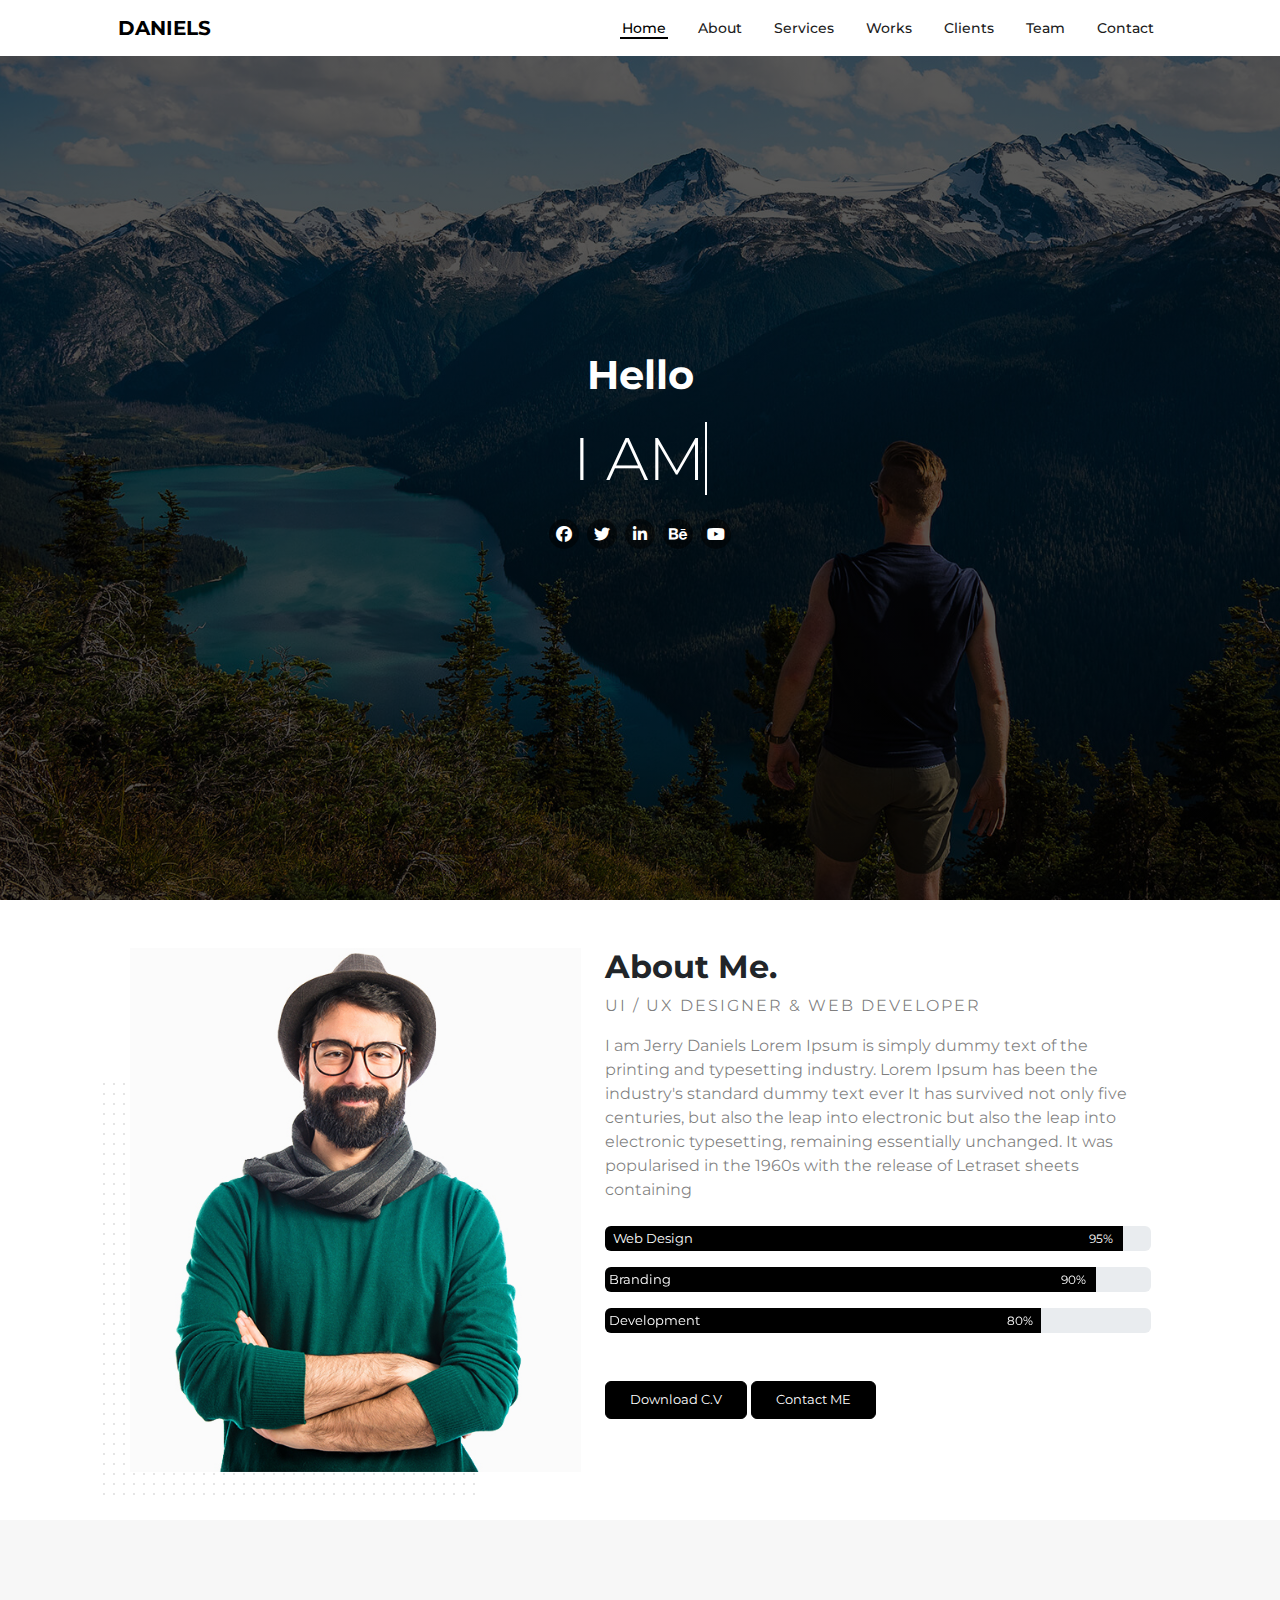
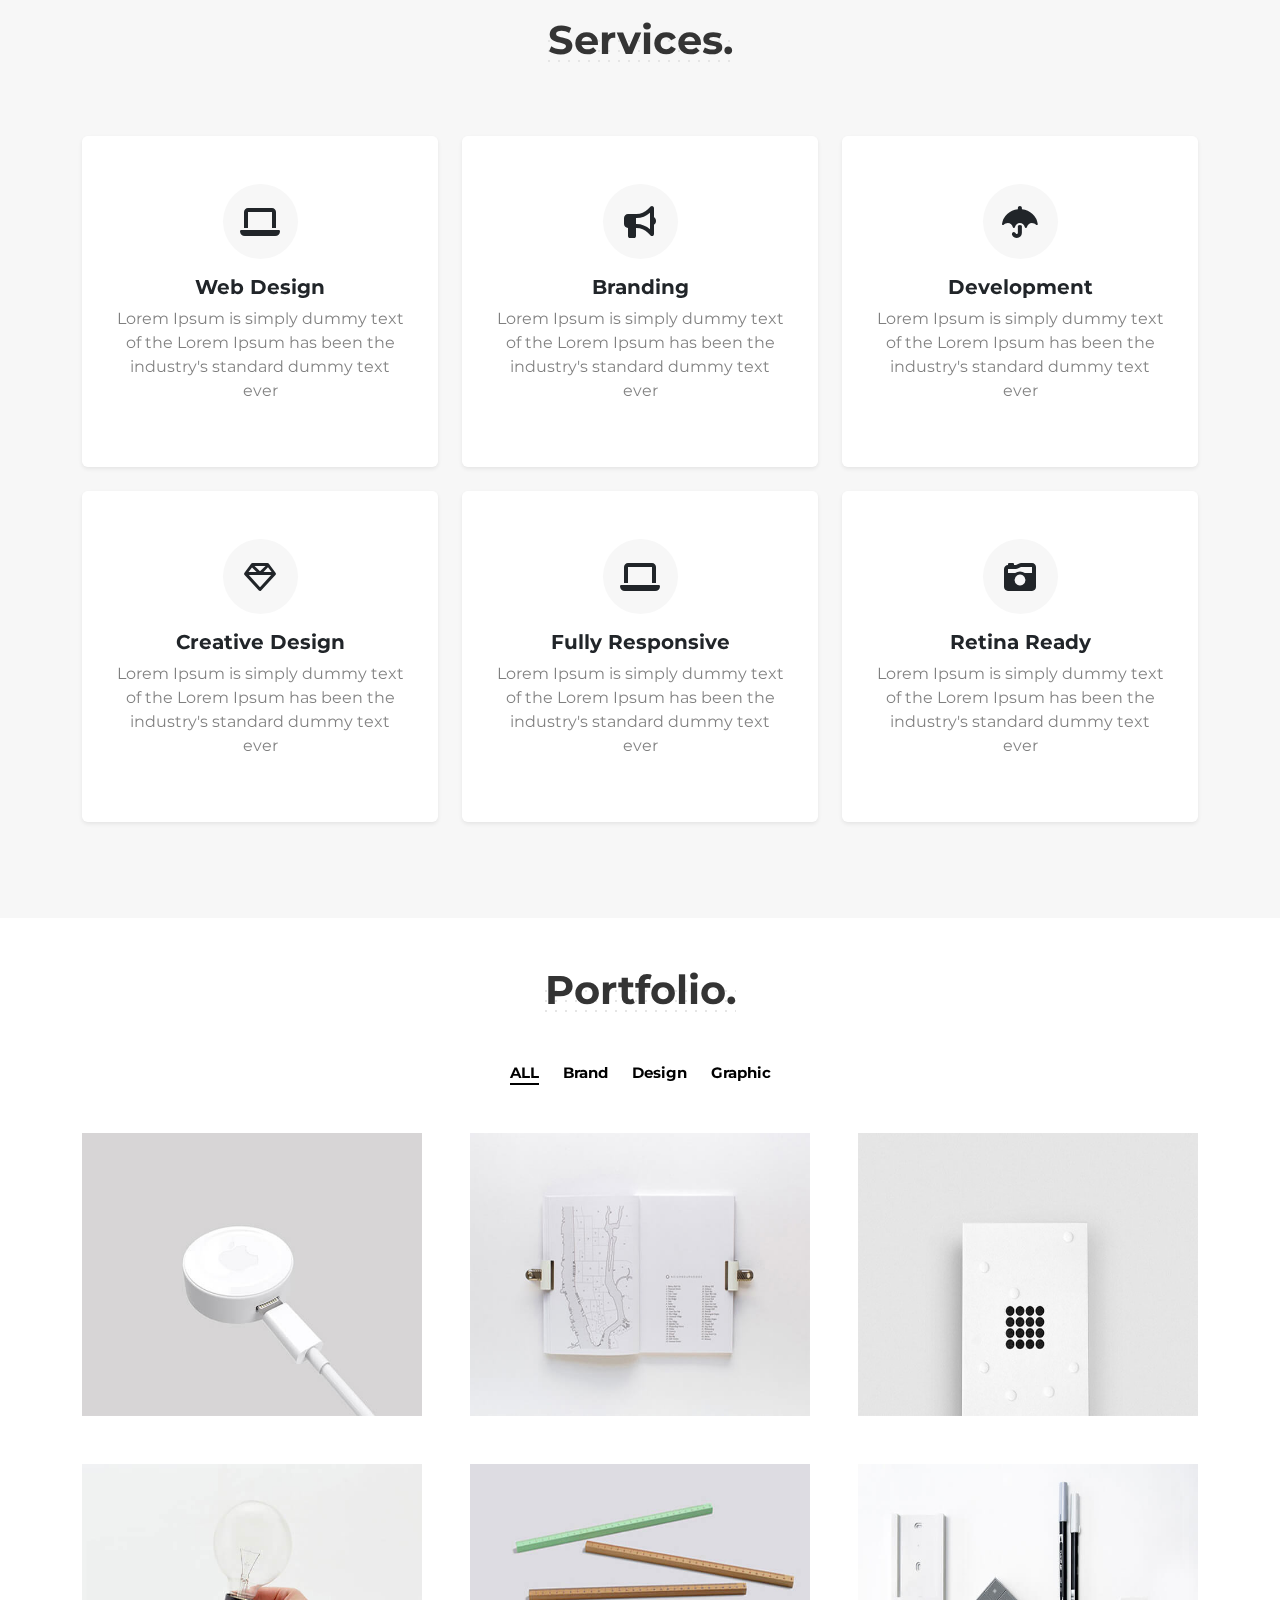
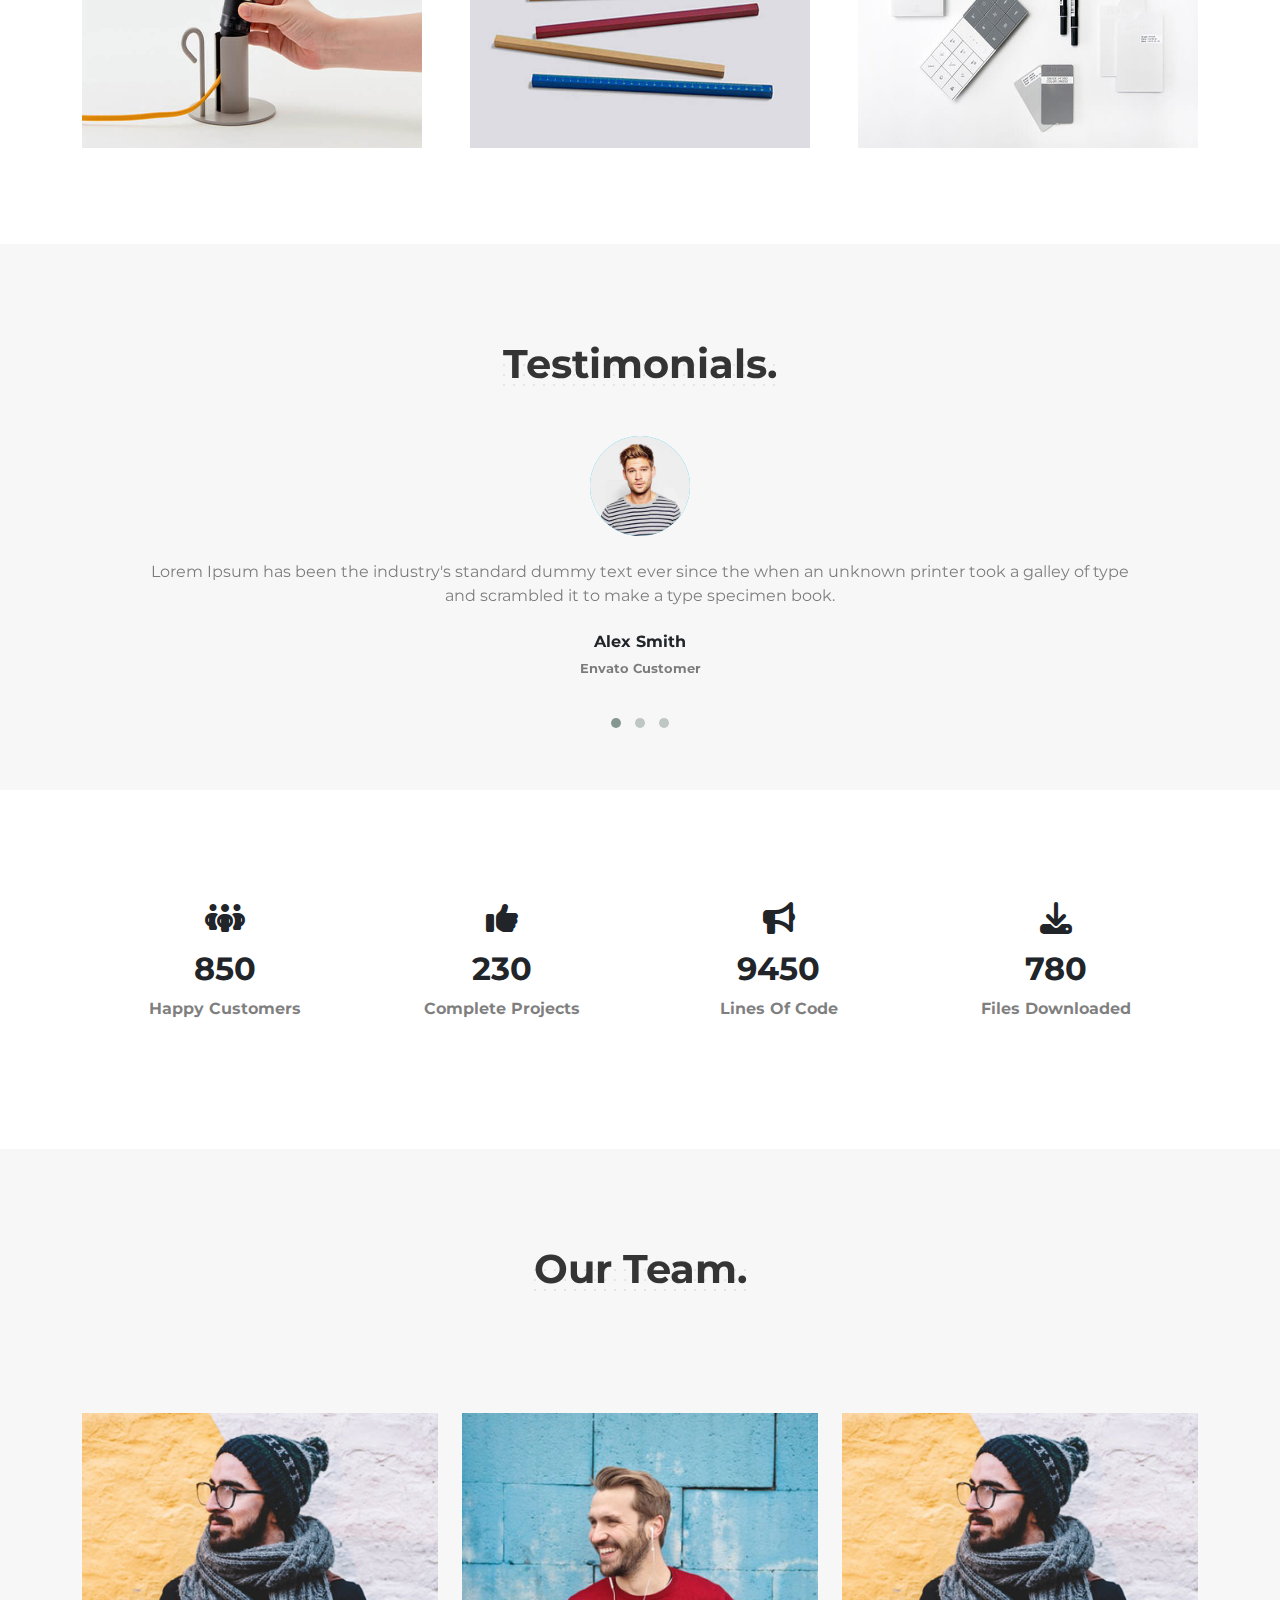
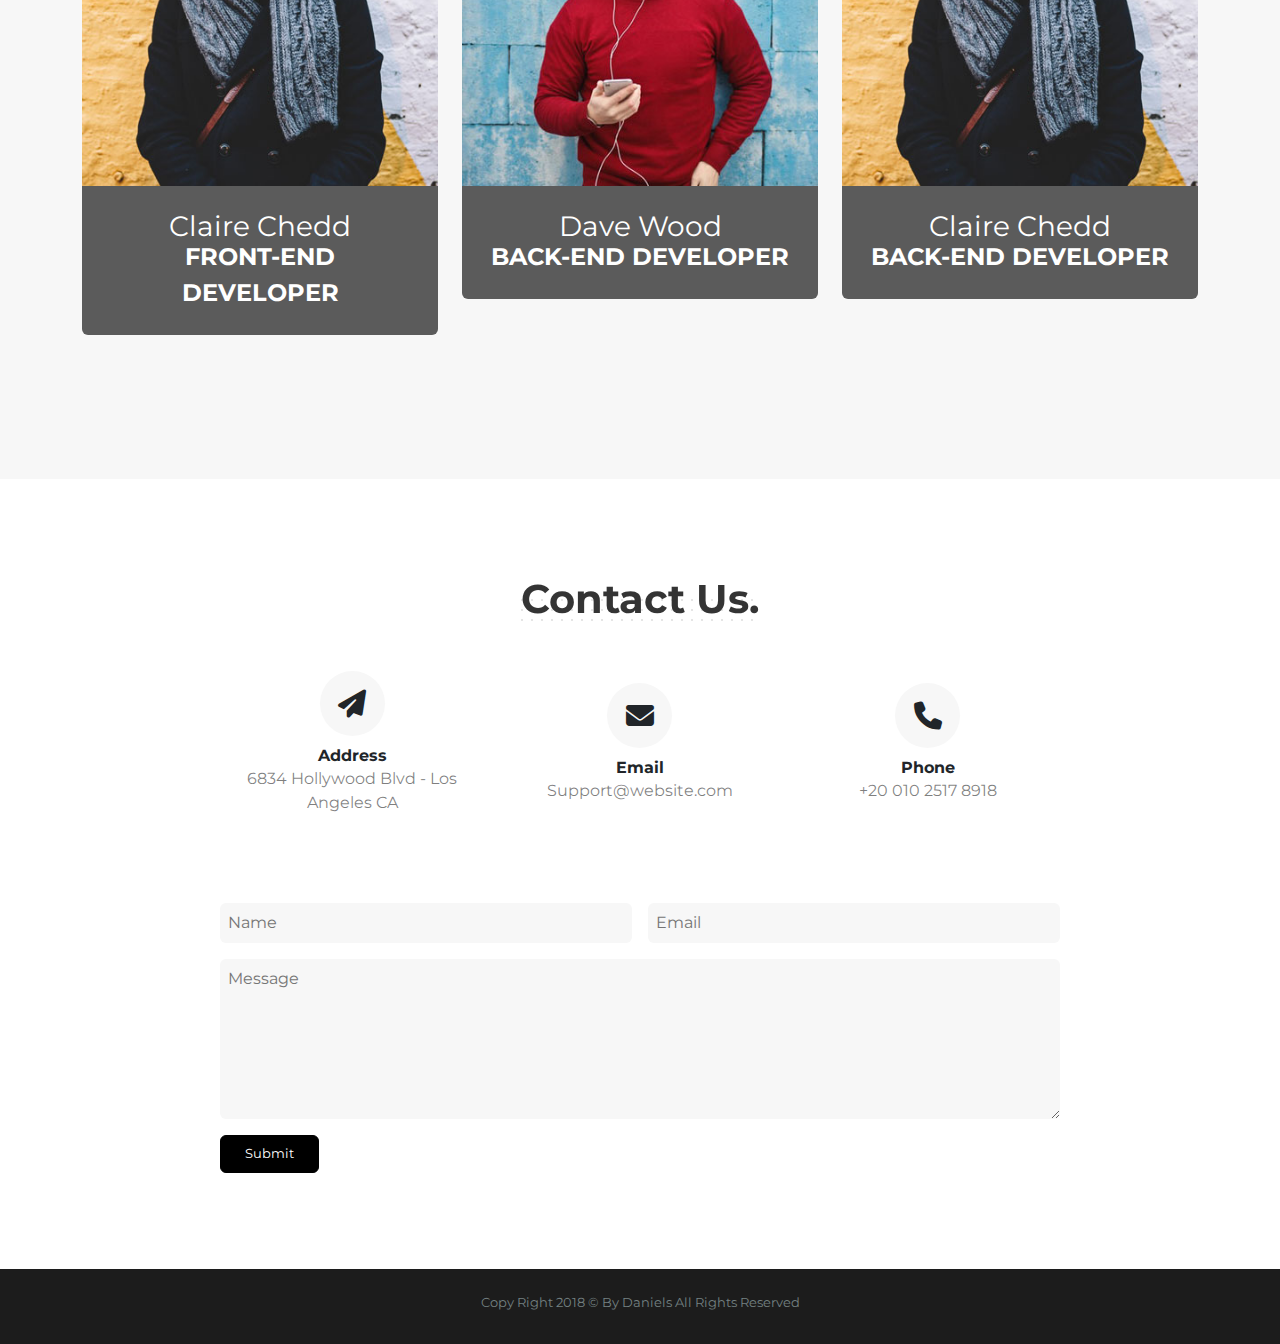
<file: index.html>
<html lang="en">
  <head>
    <meta charset="utf-8" />
    <meta name="viewport" content="width=device-width, initial-scale=1" />

    <link rel="icon" href="imgs/favicon.ico" />
    <title>Daniels</title>
    <link rel="preconnect" href="https://fonts.googleapis.com" />
    <link rel="preconnect" href="https://fonts.gstatic.com" crossorigin />
    <link
      href="https://fonts.googleapis.com/css2?family=Montserrat:ital,wght@0,100..900;1,100..900&family=Sora:wght@100..800&display=swap"
      rel="stylesheet"
    />
    <link
      href="https://cdn.jsdelivr.net/npm/bootstrap@5.3.3/dist/css/bootstrap.min.css"
      rel="stylesheet"
    />
    <link
      href="https://cdn.jsdelivr.net/npm/bootstrap@5.3.3/dist/css/bootstrap.min.css"
      rel="stylesheet"
      integrity="sha384-QWTKZyjpPEjISv5WaRU9OFeRpok6YctnYmDr5pNlyT2bRjXh0JMhjY6hW+ALEwIH"
      crossorigin="anonymous"
    />
    <link rel="stylesheet" href="css/bootstrap.min.css" />
    <link rel="stylesheet" href="css/all.css" />
    <link rel="stylesheet" href="css/style.css" />
  </head>

  <body
    data-bs-spy="scroll"
    data-bs-target="#navbarSupportedContent"
    data-bs-offset="100"
    tabindex="0"
  >
    <div
      class="loading d-flex justify-content-center align-items-center z position-fixed top-0 start-0 end-0 bottom-0"
    >
      <div class="spinner-border" role="status">
        <span class="visually-hidden">Loading...</span>
      </div>
    </div>
    <nav class="navbar navbar-expand-md bg-white fixed-top">
      <div class="container-xl px-md-5">
        <a class="navbar-brand fs-5 fw-bold text-capitalize" href="#home"
          >DANIELS
        </a>
        <button
          class="navbar-toggler"
          type="button"
          data-bs-toggle="collapse"
          data-bs-target="#navbarSupportedContent"
          aria-controls="navbarSupportedContent"
          aria-expanded="false"
          aria-label="Toggle navigation"
        >
          <span class="navbar-toggler-icon"></span>
        </button>
        <div class="collapse navbar-collapse" id="navbarSupportedContent">
          <ul class="navbar-nav ms-auto mb-2 mb-lg-0 d-flex gap-3">
            <li class="nav-item">
              <a
                class="nav-link"
                data-scroll-nav="0"
                aria-current="page"
                href="#home"
                >Home</a
              >
            </li>
            <li class="nav-item">
              <a class="nav-link" data-scroll-nav="1" href="#about">About</a>
            </li>
            <li class="nav-item">
              <a class="nav-link" data-scroll-nav="2" href="#services"
                >Services</a
              >
            </li>
            <li class="nav-item">
              <a class="nav-link" data-scroll-nav="3" href="#portfolio"
                >Works</a
              >
            </li>
            <li class="nav-item">
              <a class="nav-link" data-scroll-nav="4" href="#work">Clients</a>
            </li>
            <li class="nav-item">
              <a class="nav-link" data-scroll-nav="5" href="#team">Team</a>
            </li>
            <li class="nav-item">
              <a class="nav-link" data-scroll-nav="6" href="#contact"
                >Contact</a
              >
            </li>
          </ul>
        </div>
      </div>
    </nav>

    <header
      id="home"
      data-scroll-index="0"
      class="vh-100 d-flex align-items-center justify-content-center position-relative"
    >
      <div class="text-center text-white my-5">
        <h1 class="fw-bold">Hello</h1>
        <h4 class="my-4"><span class="fw-light">I AM</span></h4>
        <div
          class="d-flex gap-2 justify-content-center flex-wrap m-auto align-items-center"
        >
          <div
            class="icon-container rounded-circle d-flex justify-content-center align-items-center"
          >
            <i class="fa-brands fa-facebook"></i>
          </div>
          <div
            class="icon-container rounded-circle d-flex justify-content-center align-items-center"
          >
            <i class="fa-brands fa-twitter"></i>
          </div>
          <div
            class="icon-container rounded-circle d-flex justify-content-center align-items-center"
          >
            <i class="fa-brands fa-linkedin-in"></i>
          </div>
          <div
            class="icon-container rounded-circle d-flex justify-content-center align-items-center"
          >
            <i class="fa-brands fa-behance"></i>
          </div>
          <div
            class="icon-container rounded-circle d-flex justify-content-center align-items-center"
          >
            <i class="fa-brands fa-youtube"></i>
          </div>
        </div>
      </div>
    </header>
    <section id="about" data-scroll-index="1">
      <div class="container">
        <div class="row mt-5 justify-content-center">
          <div class="col-lg-5 col-xxl-4 position-relative mb-5">
            <div class="img-about w-100 bg-danger">
              <img
                src="imgs/hero.jpg"
                class="w-100 position-relative z-1"
                alt=""
              />
              <!-- <div class=" w-100 h-100"></div> -->
            </div>
          </div>
          <div class="col-lg-6">
            <div class="">
              <h1 class="fw-bold fs-2">About Me.</h1>
              <p class="text-black-50 letter-space text-uppercase">
                UI / UX Designer & Web Developer
              </p>
              <p class="text-black-50 mb-4">
                I am Jerry Daniels Lorem Ipsum is simply dummy text of the
                printing and typesetting industry. Lorem Ipsum has been the
                industry's standard dummy text ever It has survived not only
                five centuries, but also the leap into electronic but also the
                leap into electronic typesetting, remaining essentially
                unchanged. It was popularised in the 1960s with the release of
                Letraset sheets containing
              </p>
              <div class=" ">
                <div
                  class="progress mb-3"
                  role="progressbar"
                  aria-label="Success example"
                  aria-valuenow="25"
                  aria-valuemin="0"
                  aria-valuemax="100"
                  style="height: 25px"
                >
                  <div
                    class="progress-1 progress-bar px-1 bg-black d-flex"
                    style="width: 95%; height: 100%"
                  >
                    <!-- <p class="text-white text-center my-auto ms-auto">95%</p> -->
                    <p
                      class="progress-per text-white text-center my-auto ps-1 me-auto fs-13"
                    >
                      Web Design
                    </p>
                  </div>
                </div>
                <div
                  class="progress mb-3"
                  role="progressbar"
                  aria-label="Success example"
                  aria-valuenow="25"
                  aria-valuemin="0"
                  aria-valuemax="100"
                  style="height: 25px"
                >
                  <div
                    class="progress-2 progress-bar bg-black"
                    style="width: 90%; height: 100%"
                  >
                    <p
                      class="progress-per text-white text-center my-auto ps-1 me-auto fs-13"
                    >
                      Branding
                    </p>
                  </div>
                </div>
                <div
                  class="progress mb-5"
                  role="progressbar"
                  aria-label="Success example"
                  aria-valuenow="25"
                  aria-valuemin="0"
                  aria-valuemax="100"
                  style="height: 25px"
                >
                  <div
                    class="progress-3 progress-bar bg-black"
                    style="width: 80%; height: 100%"
                  >
                    <p
                      class="progress-per text-white text-center my-auto ps-1 me-auto fs-13"
                    >
                      Development
                    </p>
                  </div>
                </div>
              </div>
              <button class="btn-cv p-2 px-4 rounded-2">Download C.V</button>
              <a href="#contact" type="button"  class="btn-contact text-decoration-none p-2 px-4 rounded-2">
                Contact ME
              </a>
            </div>
          </div>
        </div>
      </div>
    </section>
    <section id="services" class="py-5" data-scroll-index="2">
      <div class="container mb-5 mt-5">
        <h1 class="m-auto fw-bold z-3">Services.</h1>

        <div class="row gy-4 mt-5">
          <div class="col-lg-4">
            <div class="card text-center shadow-sm py-5 border border-0">
              <div
                class="icon-services m-auto rounded-circle d-flex justify-content-center align-items-center"
              >
                <i class="fa-solid fa-laptop fs-2"></i>
              </div>
              <div class="card-body">
                <h5 class="card-title fw-bold">Web Design</h5>
                <p class="card-text text-black-50 px-3">
                  Lorem Ipsum is simply dummy text of the Lorem Ipsum has been
                  the industry's standard dummy text ever
                </p>
              </div>
            </div>
          </div>
          <div class="col-lg-4">
            <div class="card text-center shadow-sm py-5 border border-0">
              <div
                class="icon-services m-auto rounded-circle d-flex justify-content-center align-items-center"
              >
                <i class="fa-solid fa-bullhorn fs-2"></i>
              </div>
              <div class="card-body">
                <h5 class="card-title fw-bold">Branding</h5>
                <p class="card-text text-black-50 px-3">
                  Lorem Ipsum is simply dummy text of the Lorem Ipsum has been
                  the industry's standard dummy text ever
                </p>
              </div>
            </div>
          </div>
          <div class="col-lg-4">
            <div class="card text-center shadow-sm py-5 border border-0">
              <div
                class="icon-services m-auto rounded-circle d-flex justify-content-center align-items-center"
              >
                <i class="fa-solid fa-umbrella fs-2"></i>
              </div>
              <div class="card-body">
                <h5 class="card-title fw-bold">Development</h5>
                <p class="card-text text-black-50 px-3">
                  Lorem Ipsum is simply dummy text of the Lorem Ipsum has been
                  the industry's standard dummy text ever
                </p>
              </div>
            </div>
          </div>
          <div class="col-lg-4">
            <div class="card text-center shadow-sm py-5 border border-0">
              <div
                class="icon-services m-auto rounded-circle d-flex justify-content-center align-items-center"
              >
                <i class="fa-regular fa-gem fs-2"></i>
              </div>
              <div class="card-body">
                <h5 class="card-title fw-bold">Creative Design</h5>
                <p class="card-text text-black-50 px-3">
                  Lorem Ipsum is simply dummy text of the Lorem Ipsum has been
                  the industry's standard dummy text ever
                </p>
              </div>
            </div>
          </div>
          <div class="col-lg-4">
            <div class="card text-center shadow-sm py-5 border border-0">
              <div
                class="icon-services m-auto rounded-circle d-flex justify-content-center align-items-center"
              >
                <i class="fa-solid fa-laptop fs-2"></i>
              </div>
              <div class="card-body">
                <h5 class="card-title fw-bold">Fully Responsive</h5>
                <p class="card-text text-black-50 px-3">
                  Lorem Ipsum is simply dummy text of the Lorem Ipsum has been
                  the industry's standard dummy text ever
                </p>
              </div>
            </div>
          </div>
          <div class="col-lg-4">
            <div class="card text-center shadow-sm py-5 border border-0">
              <div
                class="icon-services m-auto rounded-circle d-flex justify-content-center align-items-center"
              >
                <i class="fa-solid fa-camera-retro fs-2"></i>
              </div>
              <div class="card-body">
                <h5 class="card-title fw-bold">Retina Ready</h5>
                <p class="card-text text-black-50 px-3">
                  Lorem Ipsum is simply dummy text of the Lorem Ipsum has been
                  the industry's standard dummy text ever
                </p>
              </div>
            </div>
          </div>
        </div>
      </div>
    </section>

    <section id="portfolio" class="py-5" data-scroll-index="3">
      <h1 class="m-auto fw-bold z-3">Portfolio.</h1>

      <div class="container mb-5 mt-5">
        <ul
          class="nav nav-pills mb-3 d-flex justify-content-center gap-4"
          id="pills-tab"
          role="tablist"
        >
          <li class="nav-item" role="presentation">
            <button
              class="nav-link active"
              id="pills-home-tab"
              data-bs-toggle="pill"
              data-bs-target="#pills-home"
              type="button"
              role="tab"
              aria-controls="pills-home"
              aria-selected="true"
            >
              ALL
            </button>
          </li>
          <li class="nav-item" role="presentation">
            <button
              class="nav-link"
              id="pills-profile-tab"
              data-bs-toggle="pill"
              data-bs-target="#pills-Brand"
              type="button"
              role="tab"
              aria-controls="pills-Brand"
              aria-selected="false"
            >
              Brand
            </button>
          </li>
          <li class="nav-item" role="presentation">
            <button
              class="nav-link"
              id="pills-contact-tab"
              data-bs-toggle="pill"
              data-bs-target="#pills-Design"
              type="button"
              role="tab"
              aria-controls="pills-Design"
              aria-selected="false"
            >
              Design
            </button>
          </li>
          <li class="nav-item" role="presentation">
            <button
              class="nav-link"
              id="pills-contact-tab"
              data-bs-toggle="pill"
              data-bs-target="#pills-Graphic"
              type="button"
              role="tab"
              aria-controls="pills-Graphic"
              aria-selected="false"
            >
              Graphic
            </button>
          </li>
        </ul>
        <div class="tab-content mt-5" id="pills-tabContent">
          <div
            class="tab-pane fade show active"
            id="pills-home"
            role="tabpanel"
            aria-labelledby="pills-home-tab"
            tabindex="0"
          >
            <div class="row g-5">
              <div class="item-portfolio col-md-6 col-lg-4 position-relative">
                <img src="imgs/portfolio/1.jpg" alt="" class="w-100" />
                <div
                  class="item-content position-absolute d-flex justify-content-center align-items-center text-center flex-column position-relative"
                >
                  <p class="p-content fw-bold position-relative letter-space">
                    WEB DESIGN
                  </p>
                  <div
                    class="icon-content d-flex justify-content-center align-items-center position-relative gap-2"
                  >
                    <div
                      class="icon-portfolio m-auto rounded-circle d-flex justify-content-center align-items-center"
                    >
                      <i class="fa-solid fa-bolt"></i>
                    </div>
                    <a
                      class="icon-portfolio m-auto rounded-circle d-flex justify-content-center align-items-center text-decoration-none"
                      data-bs-toggle="modal"
                      data-bs-target="#exampleModal"
                    >
                      <i class="fa-solid fa-magnifying-glass-plus"></i>
                    </a>
                  </div>
                </div>
              </div>
              <div class="item-portfolio col-md-6 col-lg-4 position-relative">
                <img src="imgs/portfolio/2.jpg" alt="" class="w-100" />
                <div
                  class="item-content position-absolute d-flex justify-content-center align-items-center text-center flex-column position-relative"
                >
                  <p class="p-content fw-bold position-relative letter-space">
                    WEB DESIGN
                  </p>
                  <div
                    class="icon-content d-flex justify-content-center align-items-center position-relative gap-2"
                  >
                    <div
                      class="icon-portfolio m-auto rounded-circle d-flex justify-content-center align-items-center"
                    >
                      <i class="fa-solid fa-bolt"></i>
                    </div>
                    <a
                      class="icon-portfolio m-auto rounded-circle d-flex justify-content-center align-items-center text-decoration-none"
                      data-bs-toggle="modal"
                      data-bs-target="#exampleModal"
                    >
                      <i class="fa-solid fa-magnifying-glass-plus"></i>
                    </a>
                  </div>
                </div>
              </div>
              <div class="item-portfolio col-md-6 col-lg-4 position-relative">
                <img src="imgs/portfolio/3.jpg" alt="" class="w-100" />
                <div
                  class="item-content position-absolute d-flex justify-content-center align-items-center text-center flex-column position-relative"
                >
                  <p class="p-content fw-bold position-relative letter-space">
                    WEB DESIGN
                  </p>
                  <div
                    class="icon-content d-flex justify-content-center align-items-center position-relative gap-2"
                  >
                    <div
                      class="icon-portfolio m-auto rounded-circle d-flex justify-content-center align-items-center"
                    >
                      <i class="fa-solid fa-bolt"></i>
                    </div>
                    <a
                      class="icon-portfolio m-auto rounded-circle d-flex justify-content-center align-items-center text-decoration-none"
                      data-bs-toggle="modal"
                      data-bs-target="#exampleModal"
                    >
                      <i class="fa-solid fa-magnifying-glass-plus"></i>
                    </a>
                  </div>
                </div>
              </div>
              <div class="item-portfolio col-md-6 col-lg-4 position-relative">
                <img src="imgs/portfolio/4.jpg" alt="" class="w-100" />
                <div
                  class="item-content position-absolute d-flex justify-content-center align-items-center text-center flex-column position-relative"
                >
                  <p class="p-content fw-bold position-relative letter-space">
                    WEB DESIGN
                  </p>
                  <div
                    class="icon-content d-flex justify-content-center align-items-center position-relative gap-2"
                  >
                    <div
                      class="icon-portfolio m-auto rounded-circle d-flex justify-content-center align-items-center"
                    >
                      <i class="fa-solid fa-bolt"></i>
                    </div>
                    <a
                      class="icon-portfolio m-auto rounded-circle d-flex justify-content-center align-items-center text-decoration-none"
                      data-bs-toggle="modal"
                      data-bs-target="#exampleModal"
                    >
                      <i class="fa-solid fa-magnifying-glass-plus"></i>
                    </a>
                  </div>
                </div>
              </div>
              <div class="item-portfolio col-md-6 col-lg-4 position-relative">
                <img src="imgs/portfolio/5.jpg" alt="" class="w-100" />
                <div
                  class="item-content position-absolute d-flex justify-content-center align-items-center text-center flex-column position-relative"
                >
                  <p class="p-content fw-bold position-relative letter-space">
                    WEB DESIGN
                  </p>
                  <div
                    class="icon-content d-flex justify-content-center align-items-center position-relative gap-2"
                  >
                    <div
                      class="icon-portfolio m-auto rounded-circle d-flex justify-content-center align-items-center"
                    >
                      <i class="fa-solid fa-bolt fs-6"></i>
                    </div>
                    <a
                      class="icon-portfolio m-auto rounded-circle d-flex justify-content-center align-items-center text-decoration-none"
                      data-bs-toggle="modal"
                      data-bs-target="#exampleModal"
                    >
                      <i class="fa-solid fa-magnifying-glass-plus"></i>
                    </a>
                  </div>
                </div>
              </div>
              <div class="item-portfolio col-md-6 col-lg-4 position-relative">
                <img src="imgs/portfolio/6.jpg" alt="" class="w-100" />
                <div
                  class="item-content position-absolute d-flex justify-content-center align-items-center text-center flex-column position-relative"
                >
                  <p class="p-content fw-bold position-relative letter-space">
                    WEB DESIGN
                  </p>
                  <div
                    class="icon-content d-flex justify-content-center align-items-center position-relative gap-2"
                  >
                    <div
                      class="icon-portfolio m-auto rounded-circle d-flex justify-content-center align-items-center"
                    >
                      <i class="fa-solid fa-bolt"></i>
                    </div>
                    <a
                      class="icon-portfolio m-auto rounded-circle d-flex justify-content-center align-items-center text-decoration-none"
                      data-bs-toggle="modal"
                      data-bs-target="#exampleModal"
                    >
                      <i class="fa-solid fa-magnifying-glass-plus"></i>
                    </a>
                  </div>
                </div>
              </div>
            </div>
          </div>
          <div
            class="tab-pane fade"
            id="pills-Brand"
            role="tabpanel"
            aria-labelledby="pills-profile-tab"
            tabindex="0"
          >
            <div class="row g-5">
              <div class="item-portfolio col-md-6 col-lg-4 position-relative">
                <img src="imgs/portfolio/4.jpg" alt="" class="w-100" />
                <div
                  class="item-content position-absolute d-flex justify-content-center align-items-center text-center flex-column position-relative"
                >
                  <p class="p-content fw-bold position-relative letter-space">
                    WEB DESIGN
                  </p>
                  <div
                    class="icon-content d-flex justify-content-center align-items-center position-relative gap-2"
                  >
                    <div
                      class="icon-portfolio m-auto rounded-circle d-flex justify-content-center align-items-center"
                    >
                      <i class="fa-solid fa-bolt"></i>
                    </div>
                    <a
                      class="icon-portfolio m-auto rounded-circle d-flex justify-content-center align-items-center text-decoration-none"
                      data-bs-toggle="modal"
                      data-bs-target="#exampleModal"
                    >
                      <i class="fa-solid fa-magnifying-glass-plus"></i>
                    </a>
                  </div>
                </div>
              </div>

              <div class="item-portfolio col-md-6 col-lg-4 position-relative">
                <img src="imgs/portfolio/6.jpg" alt="" class="w-100" />
                <div
                  class="item-content position-absolute d-flex justify-content-center align-items-center text-center flex-column position-relative"
                >
                  <p class="p-content fw-bold position-relative letter-space">
                    WEB DESIGN
                  </p>
                  <div
                    class="icon-content d-flex justify-content-center align-items-center position-relative gap-2"
                  >
                    <div
                      class="icon-portfolio m-auto rounded-circle d-flex justify-content-center align-items-center"
                    >
                      <i class="fa-solid fa-bolt"></i>
                    </div>
                    <a
                      class="icon-portfolio m-auto rounded-circle d-flex justify-content-center align-items-center text-decoration-none"
                      data-bs-toggle="modal"
                      data-bs-target="#exampleModal"
                    >
                      <i class="fa-solid fa-magnifying-glass-plus"></i>
                    </a>
                  </div>
                </div>
              </div>
            </div>
          </div>
          <div
            class="tab-pane fade"
            id="pills-Design"
            role="tabpanel"
            aria-labelledby="pills-contact-tab"
            tabindex="0"
          >
            <div class="row g-5">
              <div class="item-portfolio col-md-6 col-lg-4 position-relative">
                <img src="imgs/portfolio/2.jpg" alt="" class="w-100" />
                <div
                  class="item-content position-absolute d-flex justify-content-center align-items-center text-center flex-column position-relative"
                >
                  <p class="p-content fw-bold position-relative letter-space">
                    WEB DESIGN
                  </p>
                  <div
                    class="icon-content d-flex justify-content-center align-items-center position-relative gap-2"
                  >
                    <div
                      class="icon-portfolio m-auto rounded-circle d-flex justify-content-center align-items-center"
                    >
                      <i class="fa-solid fa-bolt"></i>
                    </div>
                    <a
                      class="icon-portfolio m-auto rounded-circle d-flex justify-content-center align-items-center text-decoration-none"
                      data-bs-toggle="modal"
                      data-bs-target="#exampleModal"
                    >
                      <i class="fa-solid fa-magnifying-glass-plus"></i>
                    </a>
                  </div>
                </div>
              </div>
              <div class="item-portfolio col-md-6 col-lg-4 position-relative">
                <img src="imgs/portfolio/5.jpg" alt="" class="w-100" />
                <div
                  class="item-content position-absolute d-flex justify-content-center align-items-center text-center flex-column position-relative"
                >
                  <p class="p-content fw-bold position-relative letter-space">
                    WEB DESIGN
                  </p>
                  <div
                    class="icon-content d-flex justify-content-center align-items-center position-relative gap-2"
                  >
                    <div
                      class="icon-portfolio m-auto rounded-circle d-flex justify-content-center align-items-center"
                    >
                      <i class="fa-solid fa-bolt fs-6"></i>
                    </div>
                    <a
                      class="icon-portfolio m-auto rounded-circle d-flex justify-content-center align-items-center text-decoration-none"
                      data-bs-toggle="modal"
                      data-bs-target="#exampleModal"
                    >
                      <i class="fa-solid fa-magnifying-glass-plus"></i>
                    </a>
                  </div>
                </div>
              </div>
            </div>
          </div>
          <div
            class="tab-pane fade"
            id="pills-Graphic"
            role="tabpanel"
            aria-labelledby="pills-contact-tab"
            tabindex="0"
          >
            <div class="row g-5">
              <div class="item-portfolio col-md-6 col-lg-4 position-relative">
                <img src="imgs/portfolio/1.jpg" alt="" class="w-100" />
                <div
                  class="item-content position-absolute d-flex justify-content-center align-items-center text-center flex-column position-relative"
                >
                  <p class="p-content fw-bold position-relative letter-space">
                    WEB DESIGN
                  </p>
                  <div
                    class="icon-content d-flex justify-content-center align-items-center position-relative gap-2"
                  >
                    <div
                      class="icon-portfolio m-auto rounded-circle d-flex justify-content-center align-items-center"
                    >
                      <i class="fa-solid fa-bolt"></i>
                    </div>
                    <a
                      class="icon-portfolio m-auto rounded-circle d-flex justify-content-center align-items-center text-decoration-none"
                      data-bs-toggle="modal"
                      data-bs-target="#exampleModal"
                    >
                      <i class="fa-solid fa-magnifying-glass-plus"></i>
                    </a>
                  </div>
                </div>
              </div>
              <div class="item-portfolio col-md-6 col-lg-4 position-relative">
                <img src="imgs/portfolio/3.jpg" alt="" class="w-100" />
                <div
                  class="item-content position-absolute d-flex justify-content-center align-items-center text-center flex-column position-relative"
                >
                  <p class="p-content fw-bold position-relative letter-space">
                    WEB DESIGN
                  </p>
                  <div
                    class="icon-content d-flex justify-content-center align-items-center position-relative gap-2"
                  >
                    <div
                      class="icon-portfolio m-auto rounded-circle d-flex justify-content-center align-items-center"
                    >
                      <i class="fa-solid fa-bolt"></i>
                    </div>
                    <a
                      class="icon-portfolio m-auto rounded-circle d-flex justify-content-center align-items-center text-decoration-none"
                      data-bs-toggle="modal"
                      data-bs-target="#exampleModal"
                    >
                      <i class="fa-solid fa-magnifying-glass-plus"></i>
                    </a>
                  </div>
                </div>
              </div>
              <div class="item-portfolio col-md-6 col-lg-4 position-relative">
                <img src="imgs/portfolio/5.jpg" alt="" class="w-100" />
                <div
                  class="item-content position-absolute d-flex justify-content-center align-items-center text-center flex-column position-relative"
                >
                  <p class="p-content fw-bold position-relative letter-space">
                    WEB DESIGN
                  </p>
                  <div
                    class="icon-content d-flex justify-content-center align-items-center position-relative gap-2"
                  >
                    <div
                      class="icon-portfolio m-auto rounded-circle d-flex justify-content-center align-items-center"
                    >
                      <i class="fa-solid fa-bolt fs-6"></i>
                    </div>
                    <a
                      class="icon-portfolio m-auto rounded-circle d-flex justify-content-center align-items-center text-decoration-none"
                      data-bs-toggle="modal"
                      data-bs-target="#exampleModal"
                    >
                      <i class="fa-solid fa-magnifying-glass-plus"></i>
                    </a>
                  </div>
                </div>
              </div>
            </div>
          </div>
        </div>
      </div>
    </section>

    <!-- Modal -->
    <div
      class="modal fade"
      id="exampleModal"
      tabindex="-1"
      aria-labelledby="exampleModalLabel"
      aria-hidden="true"
    >
      <div class="modal-dialog modal-dialog-centered modal-lg">
        <div class="modal-content w-100">
          <div id="carouselExample" class="carousel slide">
            <div class="carousel-inner">
              <div class="carousel-item active">
                <img
                  src="imgs/portfolio/1.jpg"
                  class="d-block w-100"
                  alt="..."
                />
              </div>
              <div class="carousel-item">
                <img
                  src="imgs/portfolio/2.jpg"
                  class="d-block w-100"
                  alt="..."
                />
              </div>
              <div class="carousel-item">
                <img
                  src="imgs/portfolio/3.jpg"
                  class="d-block w-100"
                  alt="..."
                />
              </div>
              <div class="carousel-item">
                <img
                  src="imgs/portfolio/4.jpg"
                  class="d-block w-100"
                  alt="..."
                />
              </div>
              <div class="carousel-item">
                <img
                  src="imgs/portfolio/5.jpg"
                  class="d-block w-100"
                  alt="..."
                />
              </div>
              <div class="carousel-item">
                <img
                  src="imgs/portfolio/6.jpg"
                  class="d-block w-100"
                  alt="..."
                />
              </div>
            </div>
            <button
              class="carousel-control-prev"
              type="button"
              data-bs-target="#carouselExample"
              data-bs-slide="prev"
            >
              <span
                class="carousel-control-prev-icon"
                aria-hidden="true"
              ></span>
              <span class="visually-hidden">Previous</span>
            </button>
            <button
              class="carousel-control-next"
              type="button"
              data-bs-target="#carouselExample"
              data-bs-slide="next"
            >
              <span
                class="carousel-control-next-icon"
                aria-hidden="true"
              ></span>
              <span class="visually-hidden">Next</span>
            </button>
          </div>
        </div>
      </div>
    </div>

    <section id="work" class="py-5" data-scroll-index="4">
      <div class="container py-5">
        <h1 class="m-auto fw-bold z-3 mb-5">Testimonials.</h1>
        <div
          id="carouselExampleIndicators"
          class="carousel slide position-relative"
          data-bs-ride="carousel"
        >
          <div class="carousel-indicators gap-2">
            <button
              type="button"
              data-bs-target="#carouselExampleIndicators"
              data-bs-slide-to="0"
              class="active"
              aria-current="true"
              aria-label="Slide 1"
            ></button>
            <button
              type="button"
              data-bs-target="#carouselExampleIndicators"
              data-bs-slide-to="1"
              aria-label="Slide 2"
            ></button>
            <button
              type="button"
              data-bs-target="#carouselExampleIndicators"
              data-bs-slide-to="2"
              aria-label="Slide 3"
            ></button>
          </div>
          <div class="carousel-inner">
            <div class="carousel-item active" data-bs-interval="2000">
              <div class="row align-items-center justify-content-center">
                <div class="col">
                  <div
                    class="d-flex text-center align-items-center justify-content-center flex-column"
                  >
                    <div id="img-container" class="rounded-circle bg-info">
                      <img
                        class="w-100 rounded-circle"
                        src="imgs/1_New1.jpg"
                        alt=""
                      />
                    </div>
                    <p class="text-black-50 mx-w my-4">
                      Lorem Ipsum has been the industry's standard dummy text
                      ever since the when an unknown printer took a galley of
                      type and scrambled it to make a type specimen book.
                    </p>
                    <h6 class="text-capitalize fw-bold">Alex Smith</h6>
                    <p class="fs-13 text-black-50 fw-bold">Envato Customer</p>
                  </div>
                </div>
              </div>
            </div>
            <div class="carousel-item" data-bs-interval="2000">
              <div class="row align-items-center justify-content-center">
                <div class="col">
                  <div
                    class="d-flex text-center align-items-center justify-content-center flex-column"
                  >
                    <div id="img-container" class="rounded-circle bg-info">
                      <img
                        class="w-100 rounded-circle"
                        src="imgs/1_New1.jpg"
                        alt=""
                      />
                    </div>
                    <p class="text-black-50 mx-w my-4">
                      Lorem Ipsum has been the industry's standard dummy text
                      ever since the when an unknown printer took a galley of
                      type and scrambled it to make a type specimen book.
                    </p>
                    <h6 class="text-capitalize fw-bold">Alex Smith</h6>
                    <p class="fs-13 text-black-50 fw-bold">Envato Customer</p>
                  </div>
                </div>
              </div>
            </div>
            <div class="carousel-item" data-bs-interval="2000">
              <div class="row align-items-center justify-content-center">
                <div class="col">
                  <div
                    class="d-flex text-center align-items-center justify-content-center flex-column"
                  >
                    <div id="img-container" class="rounded-circle bg-info">
                      <img
                        class="w-100 rounded-circle"
                        src="imgs/1_New1.jpg"
                        alt=""
                      />
                    </div>
                    <p class="text-black-50 mx-w my-4">
                      Lorem Ipsum has been the industry's standard dummy text
                      ever since the when an unknown printer took a galley of
                      type and scrambled it to make a type specimen book.
                    </p>
                    <h6 class="text-capitalize fw-bold">Alex Smith</h6>
                    <p class="fs-13 text-black-50 fw-bold">Envato Customer</p>
                  </div>
                </div>
              </div>
            </div>
          </div>
        </div>
      </div>
    </section>

    <section id="info" class="py-5">
      <div class="container mb-5 mt-5">
        <div class="row p-3">
          <div class="col-lg-3 text-center">
            <i class="fa-solid fa-people-group fs-2 mb-3"></i>
            <h2 class="fw-bold">850</h2>
            <p class="text-black-50 fw-bold">Happy Customers</p>
          </div>
          <div class="col-lg-3 text-center">
            <i class="fa-solid fa-thumbs-up fs-2 mb-3"></i>
            <h2 class="fw-bold">230</h2>
            <p class="text-black-50 fw-bold">Complete Projects</p>
          </div>

          <div class="col-lg-3 text-center">
            <i class="fa-solid fa-bullhorn fs-2 mb-3"></i>
            <h2 class="fw-bold">9450</h2>
            <p class="text-black-50 fw-bold">Lines Of Code</p>
          </div>

          <div class="col-lg-3 text-center">
            <i class="fa-solid fa-download fs-2 mb-3"></i>
            <h2 class="fw-bold">780</h2>
            <p class="text-black-50 fw-bold">Files Downloaded</p>
          </div>
        </div>
      </div>
    </section>

    <section id="team" class="py-5" data-scroll-index="5">
      <div class="container-md mb-5 mt-5">
        <h1 class="m-auto fw-bold z-3 mb-5" >Our Team.</h1>
        <div class="row my-5 py-5 g-4">
          <div class="col-md-6 col-lg-4">
            <div class="card-team">
              <div class="img-team w-100 position-relative">
                <img src="imgs/1.jpg" class="card-img-top w-100" alt="..." />
                <div
                  class="team-hover d-flex align-items-center justify-content-center gap-4"
                >
                  <div
                    class="icon-team rounded-circle d-flex align-items-center justify-content-center"
                  >
                    <i class="fa-brands fa-facebook fs-5"></i>
                  </div>
                  <div
                    class="icon-team rounded-circle d-flex align-items-center justify-content-center"
                  >
                    <i class="fa-brands fa-twitter fs-5"></i>
                  </div>
                  <div
                    class="icon-team rounded-circle d-flex align-items-center justify-content-center"
                  >
                    <i class="fa-brands fa-pinterest fs-5"></i>
                  </div>
                  <div
                    class="icon-team rounded-circle d-flex align-items-center justify-content-center"
                  >
                    <i class="fa-brands fa-linkedin fs-5"></i>
                  </div>
                </div>
              </div>
              <div
                class="card-body-team text-center text-white p-4 rounded-bottom-2"
              >
                <h2 class="fs-3 fw-normal mmm2">Claire Chedd</h2>
                <p class="card-text fs-4 fw-bold text-uppercase">
                  Front-End Developer
                </p>
              </div>
            </div>
          </div>
          <div class="col-md-6 col-lg-4">
            <div class="card-team">
              <div class="img-team w-100 position-relative">
                <img src="imgs/2.jpg" class="card-img-top w-100" alt="..." />
                <div
                  class="team-hover d-flex align-items-center justify-content-center gap-4"
                >
                  <div
                    class="icon-team rounded-circle d-flex align-items-center justify-content-center"
                  >
                    <i class="fa-brands fa-facebook fs-5"></i>
                  </div>
                  <div
                    class="icon-team rounded-circle d-flex align-items-center justify-content-center"
                  >
                    <i class="fa-brands fa-twitter fs-5"></i>
                  </div>
                  <div
                    class="icon-team rounded-circle d-flex align-items-center justify-content-center"
                  >
                    <i class="fa-brands fa-pinterest fs-5"></i>
                  </div>
                  <div
                    class="icon-team rounded-circle d-flex align-items-center justify-content-center"
                  >
                    <i class="fa-brands fa-linkedin fs-5"></i>
                  </div>
                </div>
              </div>
              <div
                class="card-body-team text-center text-white p-4 rounded-bottom-2"
              >
                <h2 class="fs-3 fw-normal mmm2">Dave Wood</h2>
                <p class="card-text fs-4 fw-bold text-uppercase">
                  Back-End Developer
                </p>
              </div>
            </div>
          </div>
          <div class="col-md-6 col-lg-4">
            <div class="card-team">
              <div class="img-team w-100 position-relative">
                <img src="imgs/1.jpg" class="card-img-top w-100" alt="..." />
                <div
                  class="team-hover d-flex align-items-center justify-content-center gap-4"
                >
                  <div
                    class="icon-team rounded-circle d-flex align-items-center justify-content-center"
                  >
                    <i class="fa-brands fa-facebook fs-5"></i>
                  </div>
                  <div
                    class="icon-team rounded-circle d-flex align-items-center justify-content-center"
                  >
                    <i class="fa-brands fa-twitter fs-5"></i>
                  </div>
                  <div
                    class="icon-team rounded-circle d-flex align-items-center justify-content-center"
                  >
                    <i class="fa-brands fa-pinterest fs-5"></i>
                  </div>
                  <div
                    class="icon-team rounded-circle d-flex align-items-center justify-content-center"
                  >
                    <i class="fa-brands fa-linkedin fs-5"></i>
                  </div>
                </div>
              </div>
              <div
                class="card-body-team text-center text-white p-4 rounded-bottom-2"
              >
                <h2 class="fs-3 fw-normal mmm2">Claire Chedd</h2>
                <p class="card-text fs-4 fw-bold text-uppercase">
                  Back-End Developer
                </p>
              </div>
            </div>
          </div>
        </div>
      </div>
    </section>

    <section id="contact" class="py-5" data-scroll-index="6">
      <div class="container-lg contact-pp py-5 px-10">
        <h1 class="m-auto fw-bold z-3 mb-5">Contact Us.</h1>
        <div
          class="row align-items-center justify-content-center mb-5 flex-column flex-lg-row"
        >
          <div class="col-lg-4">
            <div
              class="item-contact text-center d-flex align-items-center justify-content-center flex-column"
            >
              <div
                class="icon-contact rounded-circle d-flex align-items-center justify-content-center"
              >
                <i class="fa-solid fa-paper-plane fs-3"></i>
              </div>
              <p class="mt-2 mmm3 fw-bold">Address</p>
              <p class="text-black-50">6834 Hollywood Blvd - Los Angeles CA</p>
            </div>
          </div>
          <div class="col-lg-4">
            <div
              class="item-contact text-center d-flex align-items-center justify-content-center flex-column"
            >
              <div
                class="icon-contact rounded-circle d-flex align-items-center justify-content-center"
              >
                <i class="fa-solid fa-envelope fs-3"></i>
              </div>
              <p class="mt-2 mmm3 fw-bold">Email</p>
              <p class="text-black-50">Support@website.com</p>
            </div>
          </div>
          <div class="col-lg-4">
            <div
              class="item-contact text-center d-flex align-items-center justify-content-center flex-column"
            >
              <div
                class="icon-contact rounded-circle d-flex align-items-center justify-content-center"
              >
                <i class="fa-solid fa-phone fs-3"></i>
              </div>
              <p class="mt-2 mmm3 fw-bold">Phone</p>
              <p class="text-black-50">+20 010 2517 8918</p>
            </div>
          </div>
        </div>
        <div class="row pt-4">
          <div class="col">
            <form action="">
              <div class="w-100 d-none mb-3 d-lg-flex justify-content-between">
                <input
                  type="text"
                  class="w-48 gray-back rounded-2 p-2"
                  name="name"
                  placeholder="Name"
                />
                <input
                  type="text"
                  class="w-48 gray-back rounded-2 p-2"
                  name="emil"
                  placeholder="Email"
                />
              </div>
              <input
                type="text"
                class="w-100 d-flex d-lg-none gray-back mb-3 rounded-2 p-2"
                name="name"
                placeholder="Name"
              />
              <input
                type="text"
                class="w-48 w-100 d-flex d-lg-none gray-back mb-3 rounded-2 p-2"
                name="emil"
                placeholder="Email"
              />
              <textarea
                class="gray-back w-100 rounded-2 p-2"
                name="message"
                placeholder="Message"
                id=""
              ></textarea>
              <button class="btn-contact p-2 px-4 rounded-2 mt-3">
                Submit
              </button>
            </form>
          </div>
        </div>
      </div>
    </section>
    <footer class="pt-4 pb-3">
      <div class="container">
        <div class="row">
          <div class="col">
            <div class="text-center fs-13">
              <p>Copy Right 2018 © By Daniels All Rights Reserved</p>
            </div>
          </div>
        </div>
      </div>
    </footer>
    <script src="js/bootstrap.bundle.min.js"></script>
  </body>
</html>
</file>
<file: css/style.css>
:root {
    --main-color: #1C1C1C;
    --text-color: #343434;
    --gray-color: #F7F7F7;
}

* {
    padding: 0;
    margin: 0;
    box-sizing: border-box;
}

.letter-space {
    letter-spacing: 2px;
}

.px-10 {
    padding-inline: 150px;
    /* !important */
}

@media screen and (max-width: 1200px) {
    .contact-pp {
        /* font-size: 40px; */
        padding-inline: 50px;

    }
}

@media screen and (max-width: 1000px) {
    .contact-pp {
        /* font-size: 40px; */
        padding-inline: 10px;

    }
}

.mx-w {
    max-width: 1000px;
}

.mmm2 {
    margin-bottom: -5px;
}

.mmm3 {
    margin-bottom: -1px;
}

.fs-13 {
    font-size: 13px;
}

.fs-14 {
    font-size: 14px;
}

.w-48 {
    width: 49%;
}

.black-color {
    color: var(--main-color);
}

.black-text {
    color: var(--text-color);
}

.gray-back {
    background-color: var(--gray-color);
}

body {
    font-family: "Montserrat", sans-serif;
    background-color: white;
}

/* /////////////////////////////////////////////////////////////////// */

/* ****************** loading ****************** */
.loading {
    animation: loading-screen 1s linear forwards;
    width: 100%;
    height: 100%;
    background-color: white;
    color: black;
}

@keyframes loading-screen {
    0% {
        opacity: 1;
    }
    100% {
        opacity: 0;
        visibility: hidden;
    }
}

/* ****************** header ****************** */
.nav-item .nav-link {
    position: relative;
    color: var(--main-color);
    /* padding: -10px; */
    transition-duration: .5s;
    font-weight: 500;
    font-size: 14px;
    /* background-color: #343434; */
}

.nav-item .nav-link::after {
    position: absolute;
    content: "";
    bottom: 8;
    left: 6;
    width: 0;
    height: 2px;
    background-color: black;
    transition-duration: .5s;
}


.nav-item .nav-link.active::after {
    width: 80%;
    /* Expands the underline on click */
}



header {
    background-image: linear-gradient(rgba(0, 0, 0, 0.65), rgba(0, 0, 0, 0.65)), url(../imgs/bg.jpg);
    background-attachment: fixed;
    background-size: cover;
    background-position: center;
}

header h4 {
    font-size: 60px;
}

@media screen and (max-width: 1200px) {
    header h4 {
        font-size: 40px;
    }
}

header h4::after {
    content: " ";
    animation: typing 7s linear infinite;
    animation-direction: alternate;
    border-right: solid 2px white;
}

@keyframes typing {

    /* Larry Daniels typing and deleting */
    1% {
        content: " L";
    }

    2% {
        content: " La";
    }

    3% {
        content: " Lar";
    }

    4% {
        content: " Larr";
    }

    5% {
        content: " Larry";
    }

    10% {
        content: " Larry";
    }

    11% {
        content: " Larry D";
    }

    12% {
        content: " Larry Da";
    }

    13% {
        content: " Larry Dan";
    }

    14% {
        content: " Larry Dani";
    }

    15% {
        content: " Larry Danie";
    }

    16% {
        content: " Larry Daniel";
    }

    17% {
        content: " Larry Daniels";
    }

    20% {
        content: " Larry Daniels";
    }

    21% {
        content: " Larry Daniel";
    }

    22% {
        content: " Larry Danie";
    }

    23% {
        content: " Larry Dani";
    }

    24% {
        content: " Larry Dan";
    }

    25% {
        content: " Larry Da";
    }

    26% {
        content: " Larry D";
    }

    /* Removing the 'a' */
    27% {
        content: " Larry";
    }

    28% {
        content: " Larr";
    }

    29% {
        content: " Lar";
    }

    30% {
        content: " La";
    }

    31% {
        content: " L";
    }

    32% {
        content: "";
    }

    /* Developer typing and deleting */
    33% {
        content: " D";
    }

    34% {
        content: " De";
    }

    35% {
        content: " Dev";
    }

    36% {
        content: " Deve";
    }

    37% {
        content: " Devel";
    }

    38% {
        content: " Develo";
    }

    39% {
        content: " Develop";
    }

    40% {
        content: " Develope";
    }

    41% {
        content: " Developer";
    }

    45% {
        content: " Developer";
    }

    46% {
        content: " Develope";
    }

    47% {
        content: " Develop";
    }

    48% {
        content: " Develo";
    }

    49% {
        content: " Devel";
    }

    50% {
        content: " Deve";
    }

    51% {
        content: " Dev";
    }

    52% {
        content: " De";
    }

    53% {
        content: " D";
    }

    54% {
        content: "";
    }

    /* Designer typing and deleting */
    55% {
        content: " D";
    }

    56% {
        content: " De";
    }

    57% {
        content: " Des";
    }

    58% {
        content: " Desi";
    }

    59% {
        content: " Desig";
    }

    60% {
        content: " Design";
    }

    61% {
        content: " Designe";
    }

    62% {
        content: " Designer";
    }

    66% {
        content: " Designer";
    }

    67% {
        content: " Designe";
    }

    68% {
        content: " Design";
    }

    69% {
        content: " Desig";
    }

    70% {
        content: " Desi";
    }

    71% {
        content: " Des";
    }

    72% {
        content: " De";
    }

    73% {
        content: " D";
    }

    74% {
        content: "";
    }
}



.icon-container {
    width: 30px;
    height: 30px;
    background-color: rgba(0, 0, 0, 0.503);
}

.icon-container:hover {
    cursor: pointer;
}

/* ****************** about ****************** */

#about {
    background-color: white;
}


.img-about::after {
    content: "";
    width: 80%;
    height: 80%;
    position: absolute;
    left: -15px;
    bottom: -30px;
    /* background-color: aqua; */
    background-image: url(../imgs/dots.png);
    background-repeat: repeat;
    z-index: 0;
}

.progress-1 {
    position: relative;
}

.progress-1::after {
    position: absolute;
    right: 2%;
    content: "95%";

}

.progress-2 {
    position: relative;
}

.progress-2::after {
    position: absolute;
    right: 2%;
    content: "90%";

}

.progress-3 {
    position: relative;
}

.progress-3::after {
    position: absolute;
    right: 2%;
    content: "80%";

}




.btn-contact {

    background-color: white;
    color: black;
    border: none;
    font-size: 13px;
    border: solid 1px black;
    transition-duration: .5s;
}

.btn-cv {
    background-color: black;

    border: none;
    color: white;
    font-size: 13px;
    border: solid 1px black;
    transition-duration: .5s;
}

.btn-contact:hover {
    background-color: black;
    color: white;
}

.btn-cv:hover {
    background-color: white;
    color: black;
}

/* ****************** services ****************** */


#services {
    background-color: var(--gray-color);
}

#services h1 {
    width: fit-content;
    position: relative;
    z-index: 3;
    color: var(--text-color);

    /* background-color: #1C1C1C; */
}

#services h1::before {
    content: "";
    width: 100%;
    height: 50%;
    position: absolute;
    left: 0px;
    bottom: 0px;
    background-image: url(../imgs/dots.png);
    background-repeat: repeat;
    z-index: -1;
}



.icon-services {
    width: 75px;
    height: 75px;
    background-color: var(--gray-color);

    transition-duration: .5s;
}


.card .icon-services i {
    transition-duration: .5s;
}

.card:hover .icon-services {
    background-color: black;
}

.card:hover .icon-services i {
    color: white;
}

/* ****************** Portfolio ****************** */

#portfolio h1 {
    width: fit-content;
    position: relative;
    z-index: 3;
    color: var(--text-color);

    /* background-color: #1C1C1C; */
}

#portfolio h1::before {
    content: "";
    width: 100%;
    height: 50%;
    position: absolute;
    left: 0px;
    bottom: 0px;
    background-image: url(../imgs/dots.png);
    background-repeat: repeat;
    z-index: -1;
}

.item-content {
    width: 86%;
    height: 96%;
    top: 55%;
    left: 50%;
    transform: translate(-50%, -50%);
    background-color: rgba(255, 255, 255, 0.95);
    transition-duration: .5s;
    opacity: 0;
}

.item-portfolio {
    transition-duration: .6s;
    /* overflow: hidden; */
}

.item-portfolio:hover .item-content {
    transform: translate(-50%, -55%);
    opacity: 1;
}



.icon-portfolio {
    width: 30px;
    height: 30px;
    border: solid black 1px;
    background-color: black;
    transition-duration: .2s;
}



.icon-portfolio i {
    transition-duration: .2s;
    color: white;
    font-size: 13px;
}

.icon-portfolio:hover {
    background-color: white;
    cursor: pointer;
}

.icon-portfolio:hover.icon-portfolio i {
    color: black;
    cursor: pointer;
}


.item-portfolio .icon-content {
    transition-duration: .5s;
    bottom: -1%;

}

.item-portfolio .p-content {
    transition-duration: .5s;
    top: -1%;
    font-size: 12px;
}

.item-portfolio:hover .p-content {
    top: 1%;
}

.item-portfolio:hover .icon-content {
    bottom: 1%;
}


.nav-pills .nav-link {
    position: relative;
    color: black;
    font-weight: bold;
    padding: 0;
    font-size: 15px;
    transition-duration: .5s;
    /* overflow: hidden; */
}

.nav-pills .nav-link::after {
    content: "";
    position: absolute;
    bottom: 0;
    left: 0;
    width: 0;
    height: 2px;
    background-color: black;
    transition-duration: .5s;
}


.nav-pills .nav-link.active {
    color: black;
    background: none;
}

.nav-pills .nav-link.active::after {
    width: 100%;
    /* Expands the underline on click */
}

/* ****************** work ****************** */

#work {
    background-color: var(--gray-color);
}

#work h1 {
    width: fit-content;
    position: relative;
    z-index: 3;
    color: var(--text-color);

    /* background-color: #1C1C1C; */
}

#work h1::before {
    content: "";
    width: 100%;
    height: 50%;
    position: absolute;
    left: 0px;
    bottom: 0px;
    background-image: url(../imgs/dots.png);
    background-repeat: repeat;
    z-index: -1;
}

.carousel-indicators [data-bs-target] {
    border-radius: 50%;
    width: 10px;
    height: 10px;
    background-color: #869791;
    /* top: 10%; */
}

.carousel-indicators {
    position: absolute;
    /* top: 100%; */
    bottom: -60px;
}




#img-container {
    width: 100px;
    height: 100px;
}


/* ****************** info ****************** */

#info {
    /* background-color: antiquewhite; */
}

/* ****************** team ****************** */

#team {
    background-color: var(--gray-color);
}

#team h1 {
    width: fit-content;
    position: relative;
    z-index: 3;
    color: var(--text-color);
    /* background-color: #1C1C1C; */
}

#team h1::before {
    content: "";
    width: 100%;
    height: 50%;
    position: absolute;
    left: 0px;
    bottom: 0px;
    background-image: url(../imgs/dots.png);
    background-repeat: repeat;
    z-index: -1;
}

.img-team {
    overflow: hidden;
    transition-duration: .8s;
}

.card-team img {
    transition-duration: .3s;
    transform: scale(1);
}

.img-team:hover img {
    transform: scale(1.15);
}

.card-body-team {
    background-color: #5B5B5B;
}

.team-hover {
    position: absolute;
    width: 40%;
    height: 40%;
    background-color: white;
    top: 50%;
    left: 50%;
    transform: translate(-50%, -50%) rotateY(180deg);
    opacity: 0;
    transition-duration: .4s;
}


.card-team:hover .team-hover {
    transform: translate(-50%, -50%) rotateY(360deg);
    width: 97%;
    height: 97%;
    opacity: 1;
}

.icon-team {
    width: 37px;
    height: 37px;
    background-color: black;
    border: solid 1px black;
    transition-duration: .3s;
    color: white;
}

.icon-team:hover {
    cursor: pointer;
    color: black;
    background-color: white;
}

/* ****************** team ****************** */

#contact h1 {
    width: fit-content;
    position: relative;
    z-index: 3;
    color: var(--text-color);
    /* background-color: #1C1C1C; */
}

#contact h1::before {
    content: "";
    width: 100%;
    height: 50%;
    position: absolute;
    left: 0px;
    bottom: 0px;
    background-image: url(../imgs/dots.png);
    background-repeat: repeat;
    z-index: -1;
}

.icon-contact {
    width: 65px;
    height: 65px;
    background-color: var(--gray-color);
    transition-duration: .5s;

}


.item-contact:hover .icon-contact {
    background-color: #1C1C1C;
    color: white;
}

#contact input {
    border: none;
    outline: none;
}

#contact textarea {
    border: none;
    outline: none;
    height: 160px;
}


.btn-contact {
    background-color: black;

    border: none;
    color: white;
    font-size: 13px;
    border: solid 1px black;
    transition-duration: .5s;
}


.btn-contact:hover {
    background-color: white;
    color: black;
}

/* ****************** footer ****************** */
footer {
    background-color: var(--main-color);
}

footer p {
    color: #748182;
}
</file>
